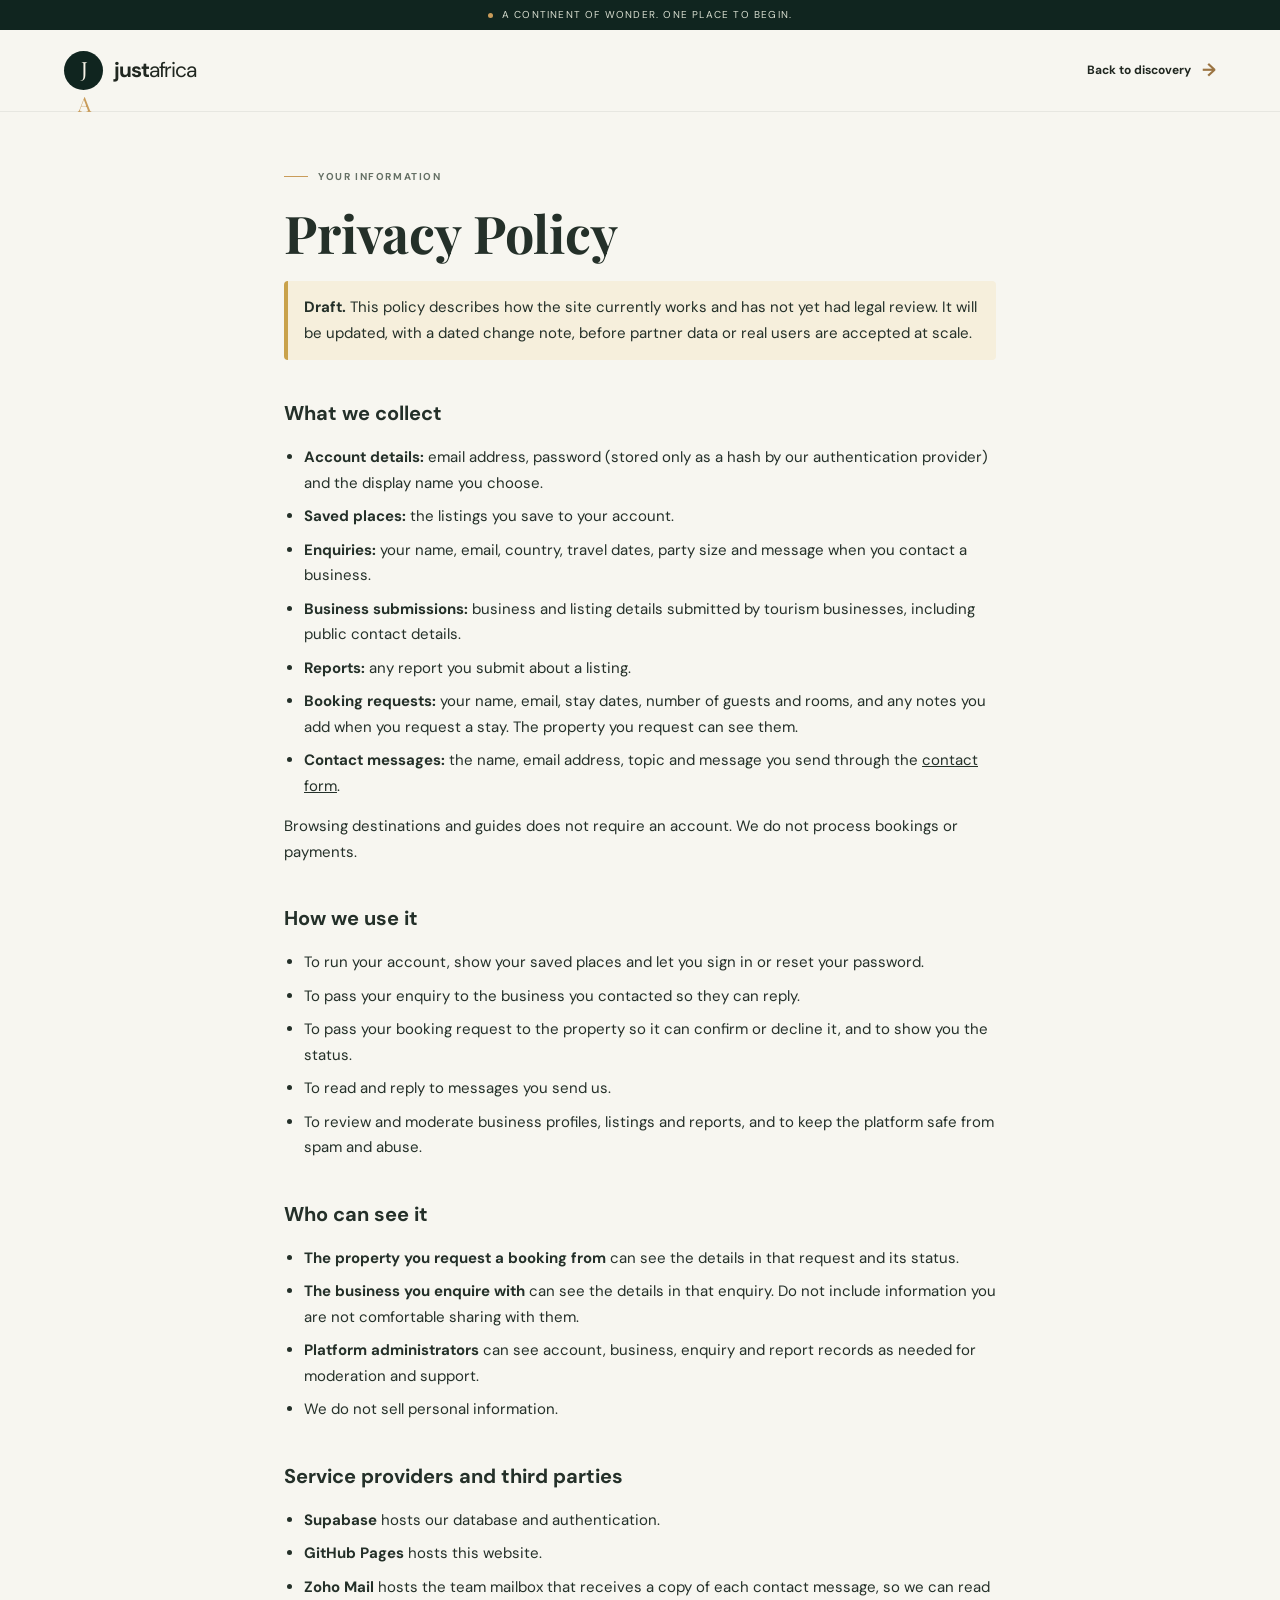
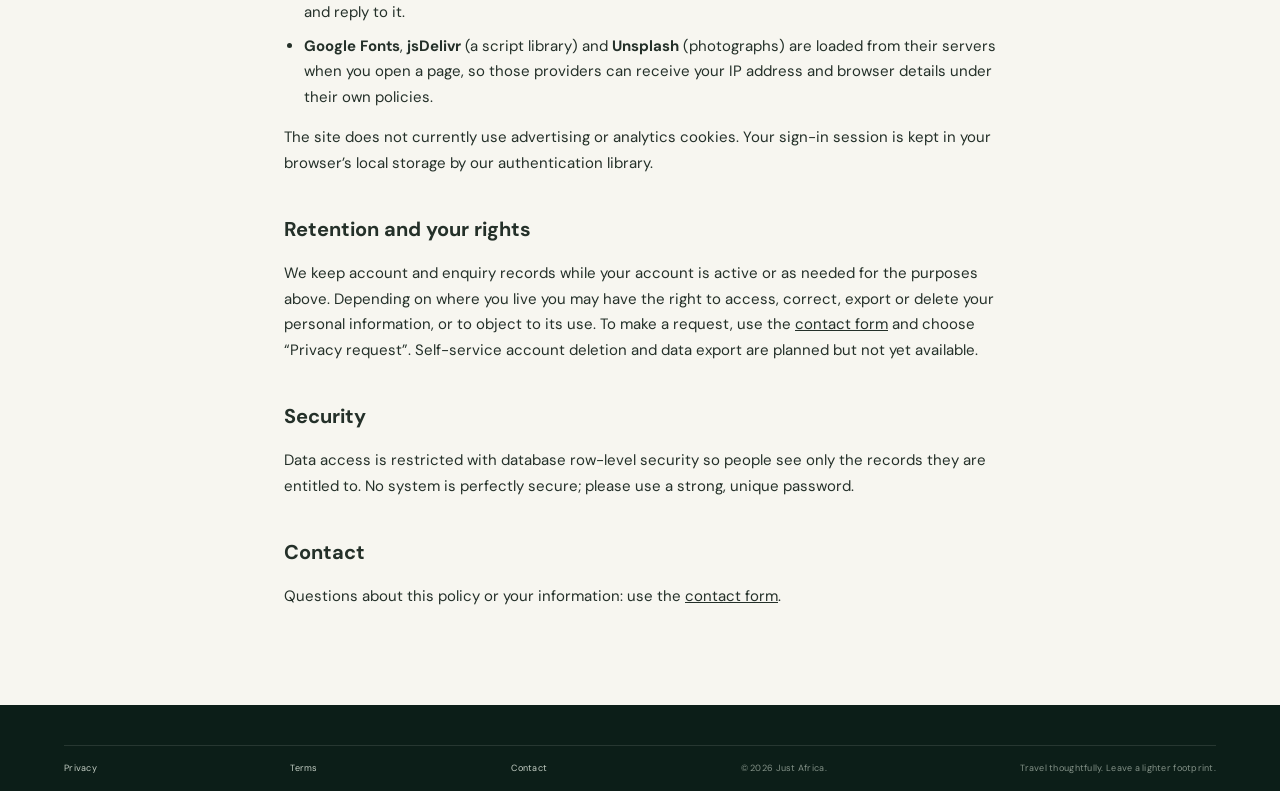
<file: privacy.html>
<!doctype html>
<html lang="en">
<head>
  <meta charset="utf-8"><meta name="viewport" content="width=device-width, initial-scale=1"><meta name="theme-color" content="#10251f">
  <meta name="description" content="How Just Africa collects, uses and protects personal information.">
  <title>Privacy Policy — Just Africa</title>
  <link rel="preconnect" href="https://fonts.googleapis.com"><link rel="preconnect" href="https://fonts.gstatic.com" crossorigin>
  <link href="https://fonts.googleapis.com/css2?family=DM+Sans:wght@400;500;600;700&family=Playfair+Display:wght@500;600;700&display=swap" rel="stylesheet">
  <link rel="stylesheet" href="assets/css/styles.css">
  <link rel="icon" href="assets/images/favicon.svg" type="image/svg+xml">
  <link rel="canonical" href="https://jablo-cmd.github.io/Just-Africa/privacy.html">
</head>
<body>
  <div class="announcement"><span class="announcement-dot"></span> A continent of wonder. One place to begin.</div>
  <header class="site-header"><a class="brand" href="index.html" aria-label="Just Africa home"><span class="brand-mark">J<span>A</span></span><span class="brand-name">just<span>africa</span></span></a><a class="text-link" href="index.html">Back to discovery <span>→</span></a></header>
  <main class="legal-page">
    <p class="eyebrow"><span class="eyebrow-line"></span> Your information</p>
    <h1>Privacy Policy</h1>
    <p class="legal-draft" role="note"><strong>Draft.</strong> This policy describes how the site currently works and has not yet had legal review. It will be updated, with a dated change note, before partner data or real users are accepted at scale.</p>

    <h2>What we collect</h2>
    <ul>
      <li><strong>Account details:</strong> email address, password (stored only as a hash by our authentication provider) and the display name you choose.</li>
      <li><strong>Saved places:</strong> the listings you save to your account.</li>
      <li><strong>Enquiries:</strong> your name, email, country, travel dates, party size and message when you contact a business.</li>
      <li><strong>Business submissions:</strong> business and listing details submitted by tourism businesses, including public contact details.</li>
      <li><strong>Reports:</strong> any report you submit about a listing.</li>
      <li><strong>Booking requests:</strong> your name, email, stay dates, number of guests and rooms, and any notes you add when you request a stay. The property you request can see them.</li>
      <li><strong>Contact messages:</strong> the name, email address, topic and message you send through the <a href="contact.html">contact form</a>.</li>
    </ul>
    <p>Browsing destinations and guides does not require an account. We do not process bookings or payments.</p>

    <h2>How we use it</h2>
    <ul>
      <li>To run your account, show your saved places and let you sign in or reset your password.</li>
      <li>To pass your enquiry to the business you contacted so they can reply.</li>
      <li>To pass your booking request to the property so it can confirm or decline it, and to show you the status.</li>
      <li>To read and reply to messages you send us.</li>
      <li>To review and moderate business profiles, listings and reports, and to keep the platform safe from spam and abuse.</li>
    </ul>

    <h2>Who can see it</h2>
    <ul>
      <li><strong>The property you request a booking from</strong> can see the details in that request and its status.</li>
      <li><strong>The business you enquire with</strong> can see the details in that enquiry. Do not include information you are not comfortable sharing with them.</li>
      <li><strong>Platform administrators</strong> can see account, business, enquiry and report records as needed for moderation and support.</li>
      <li>We do not sell personal information.</li>
    </ul>

    <h2>Service providers and third parties</h2>
    <ul>
      <li><strong>Supabase</strong> hosts our database and authentication.</li>
      <li><strong>GitHub Pages</strong> hosts this website.</li>
      <li><strong>Zoho Mail</strong> hosts the team mailbox that receives a copy of each contact message, so we can read and reply to it.</li>
      <li><strong>Google Fonts</strong>, <strong>jsDelivr</strong> (a script library) and <strong>Unsplash</strong> (photographs) are loaded from their servers when you open a page, so those providers can receive your IP address and browser details under their own policies.</li>
    </ul>
    <p>The site does not currently use advertising or analytics cookies. Your sign-in session is kept in your browser’s local storage by our authentication library.</p>

    <h2>Retention and your rights</h2>
    <p>We keep account and enquiry records while your account is active or as needed for the purposes above. Depending on where you live you may have the right to access, correct, export or delete your personal information, or to object to its use. To make a request, use the <a href="contact.html">contact form</a> and choose “Privacy request”. Self-service account deletion and data export are planned but not yet available.</p>

    <h2>Security</h2>
    <p>Data access is restricted with database row-level security so people see only the records they are entitled to. No system is perfectly secure; please use a strong, unique password.</p>

    <h2>Contact</h2>
    <p>Questions about this policy or your information: use the <a href="contact.html">contact form</a>.</p>
  </main>
  <footer class="site-footer"><div class="footer-bottom footer-legal"><a href="privacy.html">Privacy</a><a href="terms.html">Terms</a><a href="contact.html">Contact</a><span>© <span data-year></span> Just Africa.</span><span>Travel thoughtfully. Leave a lighter footprint.</span></div></footer>
  <script src="assets/js/main.js" defer></script>
</body>
</html>
</file>
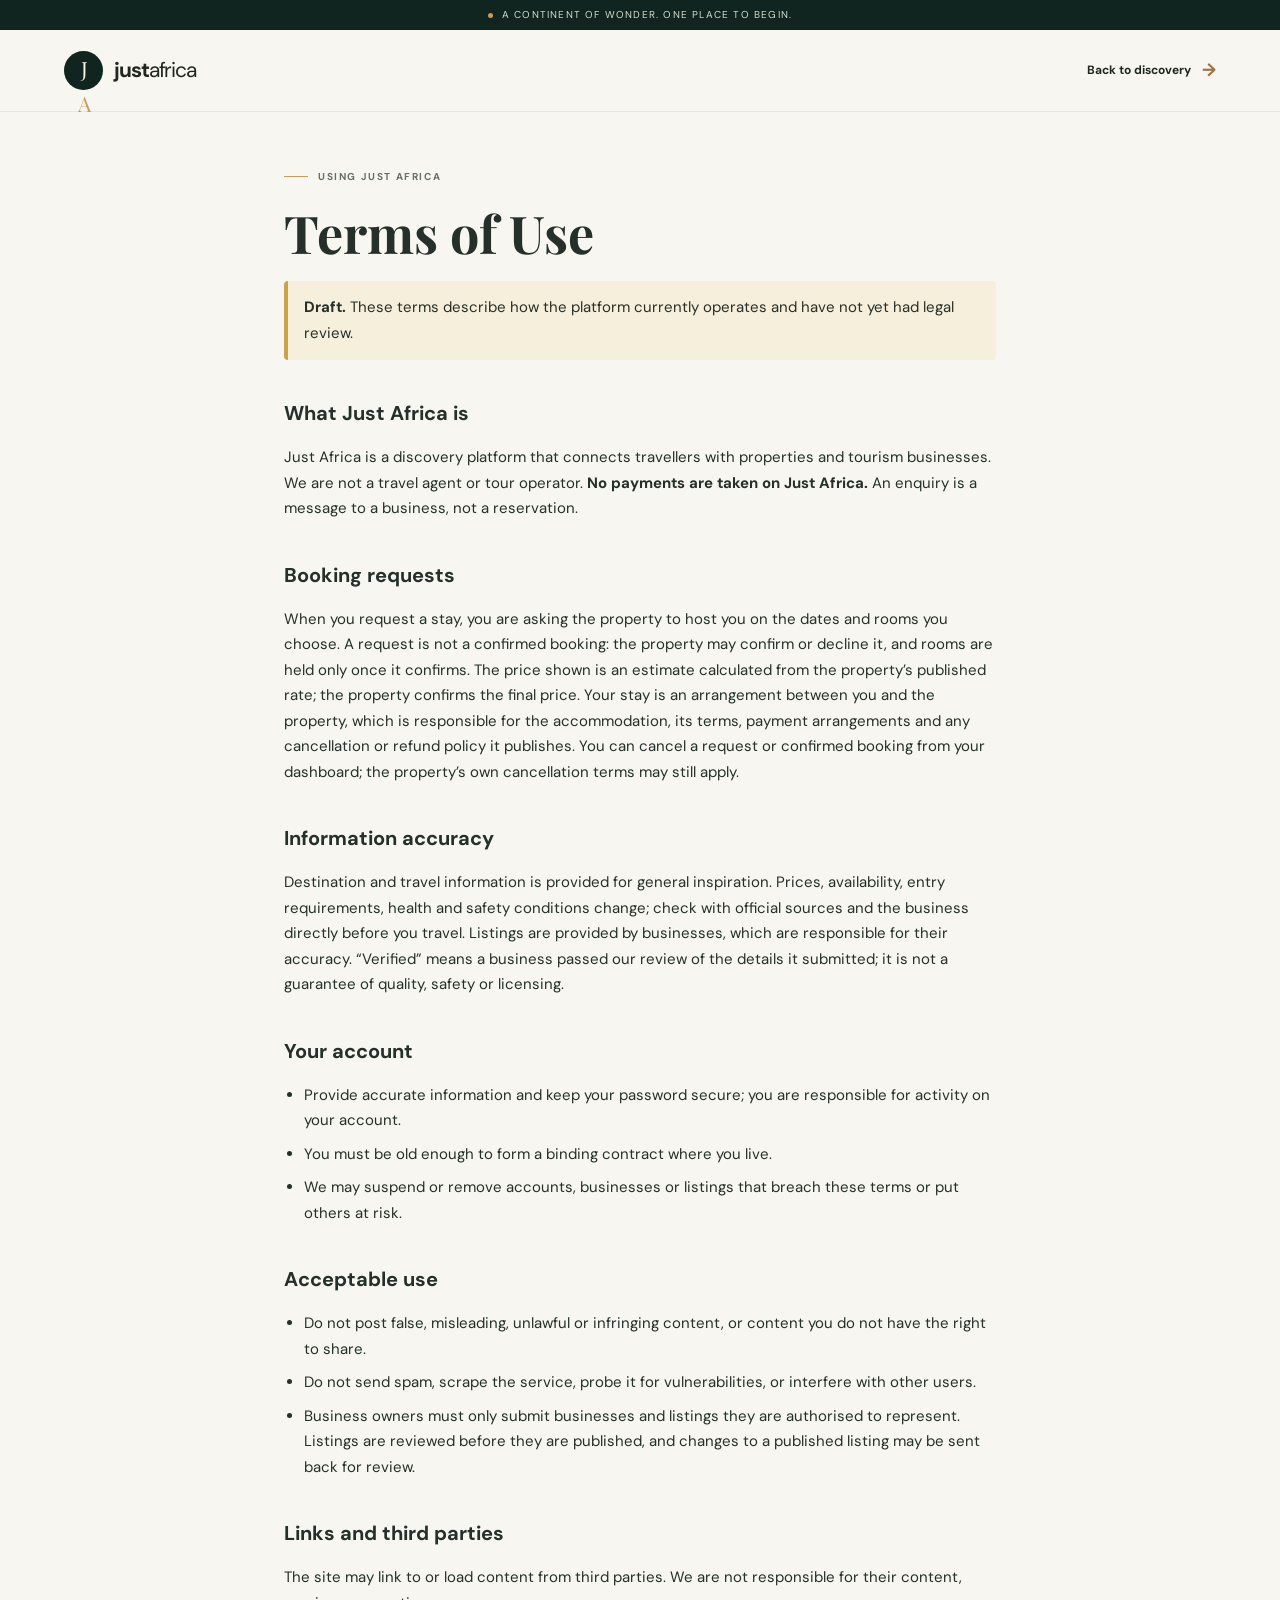
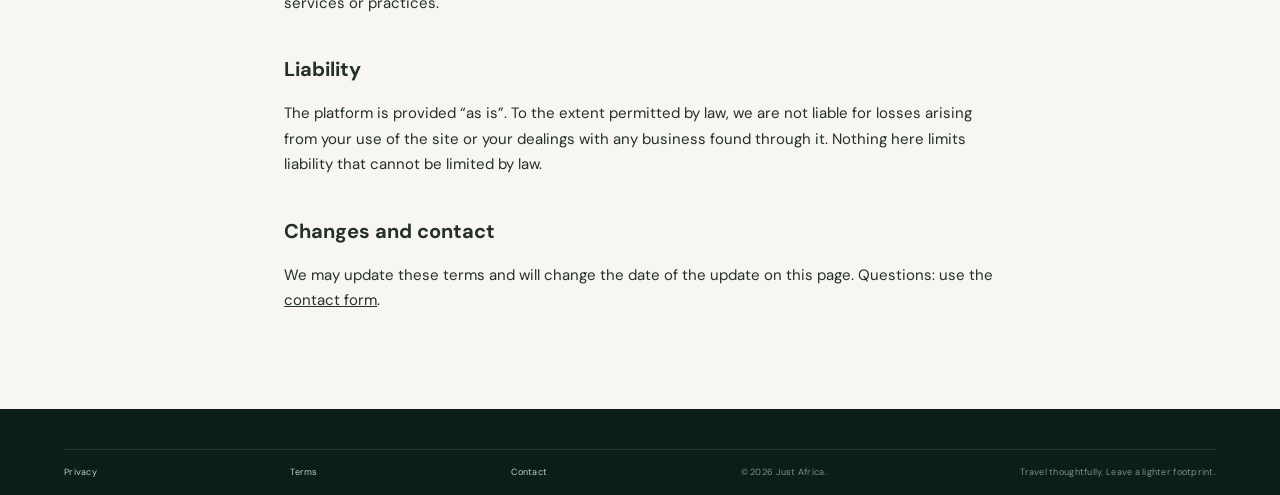
<file: terms.html>
<!doctype html>
<html lang="en">
<head>
  <meta charset="utf-8"><meta name="viewport" content="width=device-width, initial-scale=1"><meta name="theme-color" content="#10251f">
  <meta name="description" content="The terms for using the Just Africa discovery platform.">
  <title>Terms of Use — Just Africa</title>
  <link rel="preconnect" href="https://fonts.googleapis.com"><link rel="preconnect" href="https://fonts.gstatic.com" crossorigin>
  <link href="https://fonts.googleapis.com/css2?family=DM+Sans:wght@400;500;600;700&family=Playfair+Display:wght@500;600;700&display=swap" rel="stylesheet">
  <link rel="stylesheet" href="assets/css/styles.css">
  <link rel="icon" href="assets/images/favicon.svg" type="image/svg+xml">
  <link rel="canonical" href="https://jablo-cmd.github.io/Just-Africa/terms.html">
</head>
<body>
  <div class="announcement"><span class="announcement-dot"></span> A continent of wonder. One place to begin.</div>
  <header class="site-header"><a class="brand" href="index.html" aria-label="Just Africa home"><span class="brand-mark">J<span>A</span></span><span class="brand-name">just<span>africa</span></span></a><a class="text-link" href="index.html">Back to discovery <span>→</span></a></header>
  <main class="legal-page">
    <p class="eyebrow"><span class="eyebrow-line"></span> Using Just Africa</p>
    <h1>Terms of Use</h1>
    <p class="legal-draft" role="note"><strong>Draft.</strong> These terms describe how the platform currently operates and have not yet had legal review.</p>

    <h2>What Just Africa is</h2>
    <p>Just Africa is a discovery platform that connects travellers with properties and tourism businesses. We are not a travel agent or tour operator. <strong>No payments are taken on Just Africa.</strong> An enquiry is a message to a business, not a reservation.</p>

    <h2>Booking requests</h2>
    <p>When you request a stay, you are asking the property to host you on the dates and rooms you choose. A request is not a confirmed booking: the property may confirm or decline it, and rooms are held only once it confirms. The price shown is an estimate calculated from the property’s published rate; the property confirms the final price. Your stay is an arrangement between you and the property, which is responsible for the accommodation, its terms, payment arrangements and any cancellation or refund policy it publishes. You can cancel a request or confirmed booking from your dashboard; the property’s own cancellation terms may still apply.</p>

    <h2>Information accuracy</h2>
    <p>Destination and travel information is provided for general inspiration. Prices, availability, entry requirements, health and safety conditions change; check with official sources and the business directly before you travel. Listings are provided by businesses, which are responsible for their accuracy. “Verified” means a business passed our review of the details it submitted; it is not a guarantee of quality, safety or licensing.</p>

    <h2>Your account</h2>
    <ul>
      <li>Provide accurate information and keep your password secure; you are responsible for activity on your account.</li>
      <li>You must be old enough to form a binding contract where you live.</li>
      <li>We may suspend or remove accounts, businesses or listings that breach these terms or put others at risk.</li>
    </ul>

    <h2>Acceptable use</h2>
    <ul>
      <li>Do not post false, misleading, unlawful or infringing content, or content you do not have the right to share.</li>
      <li>Do not send spam, scrape the service, probe it for vulnerabilities, or interfere with other users.</li>
      <li>Business owners must only submit businesses and listings they are authorised to represent. Listings are reviewed before they are published, and changes to a published listing may be sent back for review.</li>
    </ul>

    <h2>Links and third parties</h2>
    <p>The site may link to or load content from third parties. We are not responsible for their content, services or practices.</p>

    <h2>Liability</h2>
    <p>The platform is provided “as is”. To the extent permitted by law, we are not liable for losses arising from your use of the site or your dealings with any business found through it. Nothing here limits liability that cannot be limited by law.</p>

    <h2>Changes and contact</h2>
    <p>We may update these terms and will change the date of the update on this page. Questions: use the <a href="contact.html">contact form</a>.</p>
  </main>
  <footer class="site-footer"><div class="footer-bottom footer-legal"><a href="privacy.html">Privacy</a><a href="terms.html">Terms</a><a href="contact.html">Contact</a><span>© <span data-year></span> Just Africa.</span><span>Travel thoughtfully. Leave a lighter footprint.</span></div></footer>
  <script src="assets/js/main.js" defer></script>
</body>
</html>
</file>
<file: assets/css/styles.css>
:root{--forest:#10251f;--forest-2:#19372d;--ink:#202720;--muted:#68716a;--paper:#f7f6f0;--white:#fff;--sand:#e8dfcb;--gold:#c99c5a;--line:#e2e1d8;--serif:"Playfair Display",Georgia,serif;--sans:"DM Sans",Arial,sans-serif;--page:1240px}*{box-sizing:border-box}html{scroll-behavior:smooth;scroll-padding-top:90px}body{margin:0;background:var(--paper);color:var(--ink);font-family:var(--sans);font-size:15px;line-height:1.65;-webkit-font-smoothing:antialiased}img{display:block;max-width:100%;width:100%;object-fit:cover}a{color:inherit;text-decoration:none}button,input{font:inherit}button,a{-webkit-tap-highlight-color:transparent}button:focus-visible,a:focus-visible,input:focus-visible{outline:3px solid #c99c5a;outline-offset:3px}.sr-only{position:absolute;width:1px;height:1px;padding:0;margin:-1px;overflow:hidden;clip:rect(0,0,0,0);white-space:nowrap;border:0}.announcement{min-height:30px;display:flex;justify-content:center;align-items:center;gap:9px;background:var(--forest);color:#d7ddcf;font-size:10px;letter-spacing:.12em;text-transform:uppercase;padding:6px 16px}.announcement-dot{width:5px;height:5px;border-radius:50%;background:var(--gold)}.site-header{height:82px;padding:0 max(5vw,24px);display:flex;align-items:center;justify-content:space-between;gap:30px;background:var(--paper);position:relative;z-index:10;border-bottom:1px solid rgba(16,37,31,.07)}.brand{display:inline-flex;align-items:center;gap:11px;flex-shrink:0}.brand-mark{width:39px;height:39px;display:grid;place-items:center;background:var(--forest);color:#f7f3e7;font-family:var(--serif);font-size:21px;letter-spacing:-.12em;border-radius:50%}.brand-mark span{color:var(--gold)}.brand-name{font-size:21px;font-weight:700;letter-spacing:-1.1px;line-height:1}.brand-name span{font-weight:400}.primary-nav{display:flex;align-items:center;gap:clamp(18px,2.6vw,38px);height:100%}.primary-nav>a{font-size:12px;color:#535d55;transition:color .2s}.primary-nav>a:hover,.primary-nav>a.active{color:var(--forest)}.primary-nav>a.active{font-weight:700}.primary-nav .nav-partner{background:var(--forest);color:#fff;padding:12px 16px;border-radius:2px}.nav-partner span{color:var(--gold);padding-left:8px}.menu-toggle{display:none;background:none;border:0;padding:10px}.hero{max-width:var(--page);margin:0 auto;padding:48px 5vw 52px;display:grid;grid-template-columns:.88fr 1.12fr;gap:clamp(35px,7vw,95px);align-items:center;min-height:565px}.hero-copy{padding:18px 0 12px}.eyebrow{display:flex;align-items:center;gap:10px;margin:0 0 19px;color:#657065;font-size:10px;font-weight:700;letter-spacing:.16em;text-transform:uppercase}.eyebrow-line{width:24px;height:1px;background:var(--gold);display:inline-block}.hero h1,.page-hero h1{font-family:var(--serif);font-weight:500;font-size:clamp(58px,7.2vw,98px);line-height:.99;letter-spacing:-.065em;margin:0;color:var(--forest)}h1 em,h2 em{font-weight:500;color:#9b7442} .hero-intro{max-width:420px;color:#626b63;font-size:15px;line-height:1.9;margin:27px 0 26px}.hero-actions{display:flex;align-items:center;gap:27px;flex-wrap:wrap}.button{display:inline-flex;align-items:center;justify-content:center;gap:22px;min-height:49px;padding:0 19px;font-size:12px;font-weight:700;transition:transform .2s,background .2s}.button:hover{transform:translateY(-2px)}.button-dark{background:var(--forest);color:white}.button-dark span,.button-light span{color:var(--gold);font-size:17px}.text-link{display:inline-flex;align-items:center;gap:11px;font-size:12px;font-weight:700}.text-link span{font-size:18px;color:#9b7442;transition:transform .2s}.text-link:hover span{transform:translateX(4px)}.hero-footnote{display:flex;align-items:center;gap:11px;margin-top:51px;color:#7b8178;font-size:10px;letter-spacing:.04em}.footnote-icon{color:#a67e45;font-size:18px}.hero-visual{height:455px;position:relative;isolation:isolate}.hero-image{height:100%;object-position:center;border-radius:2px}.hero-image-shade{position:absolute;inset:0;background:linear-gradient(0deg,rgba(8,24,18,.67),transparent 45%)}.image-caption{position:absolute;left:28px;bottom:27px;color:white;display:flex;flex-direction:column}.caption-kicker{font-size:9px;letter-spacing:.2em;color:#e7c68f;margin-bottom:8px}.image-caption strong{font-family:var(--serif);font-size:28px;font-weight:500;line-height:1.2}.caption-sub{font-size:11px;color:#e1e6df;margin-top:6px}.floating-note{position:absolute;top:27px;left:-35px;background:#fffdf6;box-shadow:0 10px 40px #18271b18;display:flex;align-items:center;gap:12px;padding:14px 18px}.floating-icon{color:#a67e45;font-size:23px}.floating-note strong,.floating-note small{display:block}.floating-note strong{font-size:11px}.floating-note small{font-size:10px;color:#7c847c;margin-top:2px}.hero-index{position:absolute;right:0;top:-25px;font-size:10px;letter-spacing:.15em;color:#8b9188}.hero-index span{color:#c0b6a3;padding:0 6px}.search-strip{max-width:var(--page);margin:0 auto;padding:0 5vw 38px;display:flex;justify-content:space-between;align-items:center;gap:24px}.search-intro{display:flex;align-items:center;gap:13px}.search-spark{font-size:23px;color:#a67e45}.search-intro strong,.search-intro small{display:block}.search-intro strong{font-family:var(--serif);font-size:17px;font-weight:600}.search-intro small{font-size:11px;color:#81877f;margin-top:2px}.destination-search{display:flex;align-items:center;gap:10px;width:min(490px,55%);background:#fff;border:1px solid #e7e5dc;padding:5px 5px 5px 15px}.destination-search>span{font-size:24px;color:#9b7442}.destination-search input{min-width:0;flex:1;border:0;outline:0;background:transparent;font-size:12px;color:var(--ink)}.destination-search button{border:0;background:var(--sand);padding:11px 14px;color:var(--forest);font-size:11px;font-weight:700;cursor:pointer}.destination-search button span{padding-left:9px;color:#9b7442}.section{max-width:var(--page);margin:0 auto;padding:65px 5vw 75px}.section-heading{display:flex;align-items:flex-end;justify-content:space-between;gap:24px;margin-bottom:29px}.section-heading .eyebrow{margin-bottom:12px}.section h2,.experience-copy h2,.partner-banner h2,.partner-contact h2{font-family:var(--serif);font-weight:500;letter-spacing:-.045em;font-size:clamp(36px,4.2vw,55px);line-height:1.08;margin:0;color:var(--forest)}.section-heading>.text-link{margin-bottom:8px}.destination-grid{display:grid;grid-template-columns:1.2fr 1fr 1fr;grid-template-rows:240px 240px;gap:14px}.destination-card{position:relative;overflow:hidden;min-height:200px;color:#fff;isolation:isolate}.destination-card-large{grid-row:span 2}.destination-card img{height:100%;position:absolute;inset:0;transition:transform .6s}.destination-card:hover img,.journal-card:hover img,.directory-card:hover>img,.guide-card:hover>img{transform:scale(1.04)}.card-overlay{position:absolute;inset:0;background:linear-gradient(0deg,rgba(8,25,18,.76),rgba(8,25,18,.02) 68%)}.card-number{position:absolute;top:19px;left:19px;font-size:8px;letter-spacing:.16em;color:#f2dfba}.destination-card-copy{position:absolute;left:20px;bottom:21px;display:flex;flex-direction:column;gap:3px}.destination-card-copy strong{font-family:var(--serif);font-size:27px;font-weight:500;line-height:1.2}.destination-card-copy small{font-size:10px;color:#e6e9e1}.card-arrow{position:absolute;right:18px;bottom:21px;width:30px;height:30px;display:grid;place-items:center;border:1px solid #ffffff80;border-radius:50%;font-size:14px;transition:background .2s}.destination-card:hover .card-arrow{background:#fff;color:var(--forest)}.section-note{font-size:11px;color:#858a82;margin:18px 0 0}.experience-band{background:var(--forest);display:grid;grid-template-columns:1fr 1fr;min-height:535px;color:white}.experience-image{position:relative;min-height:440px}.experience-image img{height:100%;position:absolute;inset:0}.experience-stamp{position:absolute;bottom:28px;left:28px;width:98px;height:98px;border:1px solid #e4c18b;border-radius:50%;display:grid;place-content:center;text-align:center;color:#f2d5a0;font-size:10px;letter-spacing:.15em;line-height:1.45;transform:rotate(-10deg)}.experience-copy{padding:70px clamp(32px,7vw,95px);align-self:center}.eyebrow-light{color:#c5cfc4}.experience-copy h2,.partner-banner h2,.partner-contact h2{color:white;font-size:clamp(40px,4.4vw,59px)}.experience-copy h2 em,.partner-banner h2 em,.partner-contact h2 em{color:#d5b27b}.experience-copy>p:not(.eyebrow),.partner-banner>div>p:not(.eyebrow),.partner-contact>div>p:not(.eyebrow){max-width:445px;color:#c3cec4;font-size:12px;line-height:1.95;margin:21px 0 27px}.experience-links{border-top:1px solid #ffffff26}.experience-links>a{display:flex;align-items:center;gap:14px;border-bottom:1px solid #ffffff26;padding:14px 0}.experience-symbol{width:34px;height:34px;border:1px solid #6e8273;color:#d4b37d;display:grid;place-items:center;font-size:18px}.experience-links strong,.experience-links small{display:block}.experience-links strong{font-size:12px;font-weight:600}.experience-links small{font-size:10px;color:#aebbb0}.link-arrow{margin-left:auto;color:#d4b37d;font-size:17px}.journal-section{padding-top:78px;padding-bottom:85px}.journal-grid{display:grid;grid-template-columns:repeat(3,1fr);gap:22px}.journal-card{display:block}.journal-image{height:210px;position:relative;overflow:hidden}.journal-image img{height:100%;transition:transform .6s}.journal-category{position:absolute;left:13px;bottom:13px;background:var(--paper);padding:7px 9px;font-size:8px;letter-spacing:.13em;color:var(--forest);font-weight:700}.journal-meta{font-size:9px;letter-spacing:.13em;color:#9b7442;margin:17px 0 7px;font-weight:700}.journal-card h3,.guide-feature h3{font-family:var(--serif);font-size:22px;line-height:1.32;letter-spacing:-.025em;font-weight:500;margin:0;max-width:340px}.journal-read{display:inline-flex;align-items:center;gap:10px;font-size:10px;font-weight:700;margin-top:15px}.journal-read span{font-size:16px;color:#9b7442}.partner-banner{background:#294337;padding:56px max(7vw,24px);display:flex;align-items:center;justify-content:space-between;gap:35px}.partner-banner .eyebrow{margin-bottom:14px}.partner-banner h2{font-size:clamp(38px,4vw,52px)}.partner-banner>div>p:not(.eyebrow){margin-bottom:0}.button-light{background:#f4eee0;color:var(--forest);flex-shrink:0}.site-footer{background:#0c1e18;color:white;padding:40px max(5vw,24px) 0}.footer-main{max-width:var(--page);margin:auto;display:flex;align-items:center;gap:45px;padding-bottom:34px}.brand-footer .brand-mark{background:#f1eadb;color:var(--forest)}.footer-main>p{font-size:11px;color:#aab7ac;line-height:1.8;margin:0}.footer-links{display:flex;gap:23px;margin-left:auto}.footer-links a{font-size:10px;color:#c4cec4}.footer-links a:hover{color:#e5c18a}.footer-bottom{max-width:var(--page);margin:auto;border-top:1px solid #ffffff1c;display:flex;justify-content:space-between;gap:15px;padding:15px 0;color:#839187;font-size:9px;letter-spacing:.03em}.page-hero{max-width:var(--page);margin:0 auto;padding:66px 5vw 20px}.page-hero h1{font-size:clamp(54px,7vw,82px)}.page-hero>p:not(.eyebrow){max-width:610px;color:#667168;line-height:1.9;font-size:14px;margin:19px 0 29px}.page-hero-image{height:310px;position:relative;overflow:hidden}.page-hero-image img{height:100%}.page-hero-image:after{content:"";position:absolute;inset:0;background:linear-gradient(0deg,rgba(8,24,18,.52),transparent 60%)}.page-hero-image>span{position:absolute;z-index:1;bottom:22px;left:25px;color:white;font-size:9px;letter-spacing:.17em}.directory-section{padding-top:50px}.directory-toolbar{display:flex;align-items:flex-end;justify-content:space-between;gap:24px}.directory-toolbar h2,.country-guide-list h2{font-family:var(--serif);font-size:clamp(34px,4vw,49px);font-weight:500;letter-spacing:-.04em;line-height:1.1;margin:0;color:var(--forest)}.directory-toolbar .eyebrow{margin-bottom:12px}.directory-search{display:flex;align-items:center;gap:10px;border-bottom:1px solid #bfc2b8;padding:8px 0;width:min(380px,45%)}.directory-search>span:first-child{font-size:23px;color:#9b7442}.directory-search input{border:0;outline:0;background:transparent;width:100%;font-size:11px}.filter-row{display:flex;gap:8px;flex-wrap:wrap;margin:28px 0 24px}.filter-chip{border:1px solid #dcdcd2;background:transparent;padding:9px 14px;font-size:10px;color:#606b61;cursor:pointer;border-radius:2px}.filter-chip:hover,.filter-chip.is-active{background:var(--forest);color:white;border-color:var(--forest)}.directory-grid{display:grid;grid-template-columns:repeat(3,1fr);gap:20px}.directory-card{background:#fff;min-width:0;overflow:hidden}.directory-card>img{height:205px;transition:transform .6s}.directory-card-body{padding:20px}.country-region{font-size:8px;font-weight:700;letter-spacing:.15em;color:#9b7442}.directory-card h3{font-family:var(--serif);font-weight:500;font-size:27px;line-height:1.2;margin:7px 0}.directory-card p,.guide-card p{font-size:11px;color:#737b73;line-height:1.8;margin:0 0 14px}.tag-row{display:flex;gap:6px;flex-wrap:wrap;margin-bottom:17px}.tag-row span{font-size:9px;padding:4px 8px;background:#f1f0e8;color:#606b61}.card-read{display:flex;align-items:center;justify-content:space-between;border-top:1px solid #e8e7df;padding-top:13px;font-size:10px;font-weight:700}.card-read span{color:#9b7442;font-size:17px}.empty-state{padding:28px;text-align:center;background:#fff;color:#657065;font-size:12px}.page-hero-journal{padding-bottom:12px}.guides-section{padding-top:48px}.heading-aside{max-width:360px;color:#788078;font-size:11px;line-height:1.8;margin:0}.guides-grid{display:grid;grid-template-columns:1.2fr 1fr 1fr;gap:22px}.guide-feature{grid-row:span 2;background:#fff}.guide-feature>img{height:275px}.guide-feature-copy{padding:24px}.guide-feature-copy .journal-category{position:static;display:inline-block;background:#f1ecdf}.guide-feature-copy .journal-meta{margin-top:14px}.guide-feature h3{font-size:27px}.guide-feature-copy>p:not(.journal-meta){font-size:11px;line-height:1.9;color:#727b72}.guide-feature-copy .text-link{margin-top:10px}.guide-card{background:#fff;align-self:start}.guide-card>img{height:180px;transition:transform .6s}.guide-card>div{padding:18px}.guide-card h3{font-family:var(--serif);font-size:21px;font-weight:500;line-height:1.3;margin:8px 0}.guide-card .card-read{margin-top:15px}.guide-note{display:flex;align-items:flex-start;gap:17px;background:#eeece1;padding:22px 25px;margin-top:38px}.guide-note-icon{color:#a67e45;font-size:23px}.guide-note strong{font-family:var(--serif);font-size:17px;font-weight:600}.guide-note p{font-size:11px;color:#727b72;line-height:1.8;margin:5px 0 0}.country-guide-list{display:grid;grid-template-columns:.8fr 1.2fr;gap:45px;margin-top:72px}.country-guide-list .eyebrow{margin-bottom:13px}.country-guide-links{border-top:1px solid var(--line)}.country-guide-links a{display:grid;grid-template-columns:28px 1fr auto 20px;gap:12px;align-items:center;border-bottom:1px solid var(--line);padding:13px 0}.country-guide-links a>span{font-size:9px;color:#a67e45}.country-guide-links strong{font-family:var(--serif);font-weight:500;font-size:16px}.country-guide-links small{font-size:9px;color:#7b837a}.country-guide-links b{font-size:15px;font-weight:400;color:#9b7442}.partner-page-hero>p:not(.eyebrow){max-width:680px}.partner-options{padding-top:45px}.partner-type-grid{display:grid;grid-template-columns:repeat(4,1fr);gap:14px}.partner-type-grid article{background:#fff;padding:24px 20px;min-height:210px;border-top:2px solid #d4b37d}.partner-type-icon{font-size:24px;color:#9b7442}.partner-type-grid h3{font-family:var(--serif);font-weight:500;font-size:21px;margin:14px 0 7px}.partner-type-grid p{font-size:11px;color:#747d74;line-height:1.8;margin:0}.partner-contact{background:var(--forest);color:white;padding:65px max(7vw,24px);display:grid;grid-template-columns:1fr .7fr;gap:80px;align-items:center}.partner-contact .eyebrow{margin-bottom:15px}.partner-contact-aside{border-left:1px solid #728477;padding-left:30px}.partner-aside-symbol{font-family:var(--serif);font-size:58px;color:#d5b27b;line-height:1}.partner-contact-aside p{font-family:var(--serif);font-size:20px;line-height:1.5;color:#e3e9df;margin:16px 0 22px}.partner-aside-line{display:block;width:45px;height:1px;background:#d5b27b}.partner-contact-aside small{display:block;color:#aab7ac;font-size:8px;letter-spacing:.14em;margin-top:14px}@media(min-width:1450px){.hero{padding-left:0;padding-right:0}.section{padding-left:0;padding-right:0}.search-strip{padding-left:0;padding-right:0}.page-hero{padding-left:0;padding-right:0}}@media(max-width:900px){.site-header{height:72px}.primary-nav{gap:17px}.primary-nav>a{font-size:11px}.hero{gap:35px;min-height:500px}.hero-visual{height:400px}.hero h1{font-size:clamp(57px,8vw,76px)}.floating-note{left:-18px}.destination-grid{grid-template-rows:210px 210px}.destination-card-copy strong{font-size:23px}.experience-copy{padding:48px 35px}.journal-image{height:175px}.directory-grid{grid-template-columns:repeat(2,1fr)}.partner-type-grid{grid-template-columns:repeat(2,1fr)}.guides-grid{grid-template-columns:1fr 1fr}.guide-feature{grid-row:span 2}.country-guide-list{gap:25px}.partner-contact{gap:40px}}@media(max-width:680px){.announcement{font-size:8px;letter-spacing:.09em}.site-header{padding:0 20px;height:68px}.brand-mark{width:35px;height:35px;font-size:19px}.brand-name{font-size:19px}.menu-toggle{display:flex;flex-direction:column;gap:5px;cursor:pointer}.menu-toggle span{width:22px;height:1px;background:var(--forest);display:block}.primary-nav{display:none;position:absolute;top:68px;left:0;right:0;height:auto;padding:12px 20px 22px;background:var(--paper);border-bottom:1px solid var(--line);box-shadow:0 18px 24px #10251f0b;align-items:stretch;gap:0;flex-direction:column}.primary-nav.is-open{display:flex}.primary-nav>a{padding:12px 0;font-size:13px}.primary-nav .nav-partner{margin-top:8px;padding:12px 14px}.hero{padding:37px 22px 38px;grid-template-columns:1fr;gap:31px}.hero-copy{padding:0}.hero h1{font-size:clamp(64px,16vw,88px)}.hero-intro{font-size:13px;margin:20px 0 22px}.hero-footnote{margin-top:29px}.hero-visual{height:340px;margin-left:14px}.floating-note{left:-14px;top:18px;padding:11px 13px}.image-caption{left:20px;bottom:20px}.image-caption strong{font-size:24px}.search-strip{padding:0 22px 25px;display:block}.search-intro{margin-bottom:15px}.destination-search{width:100%}.section{padding:47px 22px 55px}.section-heading{align-items:flex-start;gap:15px}.section-heading h2{font-size:38px}.section-heading>.text-link{font-size:10px;white-space:nowrap;margin-top:26px}.destination-grid{grid-template-columns:1fr 1fr;grid-template-rows:250px 190px 190px;gap:9px}.destination-card-large{grid-column:span 2;grid-row:auto}.destination-card-copy{left:13px;bottom:15px}.destination-card-copy strong{font-size:23px}.destination-card-copy small{font-size:9px}.card-number{left:13px;top:13px;font-size:7px}.card-arrow{right:11px;bottom:14px;width:26px;height:26px}.section-note{line-height:1.8}.experience-band{grid-template-columns:1fr}.experience-image{min-height:300px}.experience-copy{padding:42px 23px 48px}.experience-copy h2,.partner-banner h2,.partner-contact h2{font-size:43px}.journal-section{padding-top:50px;padding-bottom:58px}.journal-grid{grid-template-columns:1fr;gap:28px}.journal-image{height:225px}.journal-card h3{font-size:24px}.partner-banner{padding:42px 23px;display:block}.partner-banner .button{margin-top:22px}.footer-main{display:grid;grid-template-columns:1fr 1fr;gap:19px;padding-bottom:24px}.footer-main>p{font-size:10px}.footer-links{grid-column:1/-1;display:flex;flex-wrap:wrap;gap:18px;margin:0}.footer-bottom{flex-direction:column;gap:4px;font-size:8px}.page-hero{padding:43px 22px 10px}.page-hero h1{font-size:clamp(54px,14vw,72px)}.page-hero>p:not(.eyebrow){font-size:12px;margin:16px 0 23px}.page-hero-image{height:235px}.page-hero-image>span{left:15px;bottom:15px;font-size:7px}.directory-section{padding-top:36px}.directory-toolbar{display:block}.directory-toolbar h2{font-size:38px}.directory-search{width:100%;margin-top:20px}.filter-row{gap:6px;margin:20px 0}.filter-chip{padding:8px 10px;font-size:9px}.directory-grid{grid-template-columns:1fr;gap:14px}.directory-card>img{height:220px}.directory-card-body{padding:18px}.heading-aside{margin-top:13px}.guides-section{padding-top:37px}.guides-grid{grid-template-columns:1fr;gap:17px}.guide-feature{grid-row:auto}.guide-feature>img{height:230px}.guide-feature-copy{padding:20px}.guide-feature h3{font-size:25px}.guide-card>img{height:215px}.guide-note{padding:18px;gap:12px}.country-guide-list{grid-template-columns:1fr;gap:20px;margin-top:49px}.country-guide-links a{grid-template-columns:22px 1fr 20px;gap:9px}.country-guide-links small{display:none}.partner-type-grid{grid-template-columns:1fr 1fr;gap:9px}.partner-type-grid article{padding:18px 14px;min-height:190px}.partner-type-grid h3{font-size:18px}.partner-type-grid p{font-size:10px}.partner-contact{grid-template-columns:1fr;padding:46px 23px;gap:34px}.partner-contact-aside{padding-left:20px}.partner-contact-aside p{font-size:18px}}@media(prefers-reduced-motion:reduce){*,*::before,*::after{scroll-behavior:auto!important;transition:none!important;animation:none!important}}
/* Account and portal */
.account-layout{max-width:1160px;margin:0 auto;padding:64px 5vw 78px;display:grid;grid-template-columns:1fr .85fr;gap:clamp(35px,7vw,90px);align-items:center;min-height:calc(100vh - 170px)}
.account-story{background:var(--forest);color:white;padding:clamp(35px,5vw,68px);min-height:480px;display:flex;flex-direction:column;justify-content:center;position:relative;overflow:hidden}
.account-story:after{content:"JA";position:absolute;right:-12px;bottom:-72px;font:700 190px/1 var(--serif);color:#ffffff09;pointer-events:none}
.eyebrow-light{color:#d0d9ce}.account-story h1{font:500 clamp(54px,6vw,78px)/.98 var(--serif);letter-spacing:-.06em;margin:0;color:#fff}.account-story h1 em{color:#d7b67e}.account-story>p:not(.eyebrow){max-width:400px;color:#d4ddd4;font-size:13px;line-height:1.9;margin:24px 0}.account-story-note{border-top:1px solid #52695c;padding-top:18px;margin-top:22px;font-size:10px;letter-spacing:.13em;text-transform:uppercase;color:#d7b67e}
.account-panel{background:#fff;padding:clamp(25px,4vw,45px);border:1px solid var(--line);box-shadow:0 22px 70px #10251f08}.account-panel h2{font:500 clamp(35px,4vw,46px)/1.1 var(--serif);color:var(--forest);margin:0}.account-muted{font-size:12px;color:#788077;line-height:1.8}.auth-switch{display:grid;grid-template-columns:1fr 1fr;gap:4px;background:#f1f0e9;padding:4px;margin:24px 0}.auth-switch button{border:0;background:transparent;padding:10px;color:#68716a;font-size:11px;cursor:pointer}.auth-switch button.is-active{background:#fff;color:var(--forest);box-shadow:0 1px 4px #10251f12;font-weight:700}
.portal-form{display:grid;gap:15px}.portal-form label{display:grid;gap:6px;font-size:11px;font-weight:700;color:#3b453d}.portal-form input,.portal-form select,.portal-form textarea{width:100%;min-width:0;border:1px solid #dedfd6;background:#fff;padding:12px 13px;border-radius:0;color:var(--ink);font:400 12px/1.5 var(--sans)}.portal-form input:focus,.portal-form select:focus,.portal-form textarea:focus{outline:2px solid #c99c5a;outline-offset:1px}.portal-submit{width:100%;margin-top:6px;border:0;cursor:pointer}.portal-submit:disabled,.small-action:disabled{opacity:.55;cursor:wait}.subtle-action{border:0;background:transparent;padding:8px 0;color:#69766b;text-decoration:underline;text-underline-offset:3px;font-size:11px;cursor:pointer}.portal-message{font-size:12px;line-height:1.7;margin:12px 0;color:#657065}.portal-message.error{color:#9e3e2f}.portal-message.success{color:#286849}.portal-legal{border-top:1px solid var(--line);padding-top:16px;margin-top:18px;color:#92988e;font-size:9px;line-height:1.8}
.dashboard-nav{display:flex;align-items:center;gap:22px}.dashboard-nav .subtle-action{text-decoration:none}.dashboard-layout{max-width:1240px;margin:0 auto;padding:56px 5vw 80px;min-height:calc(100vh - 160px)}.dashboard-heading h1{font:500 clamp(42px,5vw,62px)/1.05 var(--serif);letter-spacing:-.05em;color:var(--forest);margin:0}.dashboard-heading>p:last-child{color:#727b72;font-size:13px}.dashboard-welcome{display:flex;align-items:center;justify-content:space-between;gap:20px;padding:24px 0 30px;border-bottom:1px solid var(--line)}.dashboard-welcome h2{font:500 30px/1.2 var(--serif);margin:7px 0 0;color:var(--forest)}.dashboard-section{padding:38px 0;border-bottom:1px solid var(--line)}.dashboard-section h2{font:500 clamp(32px,4vw,44px)/1.1 var(--serif);color:var(--forest);margin:0 0 18px}.dashboard-section h3,.dashboard-subpanel h3{font:500 22px/1.2 var(--serif);color:var(--forest);margin:26px 0 14px}.dashboard-section-heading{display:flex;align-items:flex-end;justify-content:space-between;gap:20px;margin-bottom:20px}.dashboard-section-heading .eyebrow{margin-bottom:8px}.dashboard-section-heading h2{margin:0}.dashboard-list{display:grid;gap:10px}.dashboard-item{display:flex;justify-content:space-between;align-items:center;gap:22px;padding:18px 20px;background:#fff;border:1px solid var(--line)}.dashboard-item-main{min-width:0}.dashboard-item h3{font:500 20px/1.3 var(--serif);margin:7px 0;color:var(--forest);overflow-wrap:anywhere}.dashboard-item p{font-size:11px;color:#7b837a;line-height:1.8;margin:0;overflow-wrap:anywhere}.status-pill{display:inline-block;padding:4px 8px;background:#f0eee5;color:#686b59;font-size:9px;text-transform:capitalize;letter-spacing:.05em}.dashboard-item-actions{display:flex;gap:8px;flex-wrap:wrap;justify-content:flex-end;flex-shrink:0}.small-action{display:inline-flex;align-items:center;justify-content:center;background:#f0eee5;color:var(--forest);border:1px solid #e0dfd5;padding:9px 12px;font-size:10px;font-weight:700;cursor:pointer;text-decoration:none}.small-action.action-positive{background:var(--forest);color:white;border-color:var(--forest)}.empty-panel,.dashboard-subpanel{padding:24px;background:#eeece1;margin-top:18px}.empty-panel h3,.dashboard-subpanel h3{margin:0 0 8px}.empty-panel p{font-size:12px;color:#737b72;line-height:1.8}.portal-form-grid{grid-template-columns:1fr 1fr;margin:22px 0}.portal-form-grid .form-span{grid-column:1/-1}.portal-form-grid button{cursor:pointer}.dashboard-subpanel{margin-top:28px;background:#fff;border:1px solid var(--line)}.dashboard-subpanel h3{margin:0 0 18px}.business-upgrade{margin-top:26px}
@media(max-width:760px){.account-layout{grid-template-columns:1fr;padding:30px 20px 45px;gap:18px}.account-story{min-height:300px;padding:30px}.account-story h1{font-size:56px}.account-story>p:not(.eyebrow){font-size:12px;margin:16px 0}.account-story-note{margin-top:8px}.account-panel{padding:25px 20px}.dashboard-layout{padding:37px 20px 55px}.dashboard-welcome{align-items:flex-start;flex-direction:column}.dashboard-section-heading{align-items:flex-start;flex-direction:column}.dashboard-item{align-items:flex-start;flex-direction:column;gap:13px;padding:15px}.dashboard-item-actions{justify-content:flex-start}.portal-form-grid{grid-template-columns:1fr}.portal-form-grid .form-span{grid-column:auto}.dashboard-nav{gap:12px}.dashboard-nav .text-link{font-size:10px}.dashboard-nav .subtle-action{font-size:10px}.site-header:has(.dashboard-nav){padding:0 18px}}

/* Verified listing directory */
.listing-toolbar{display:grid;grid-template-columns:minmax(220px,1fr) 210px 190px;gap:12px;margin-bottom:22px}.listing-select select{width:100%;height:48px;padding:0 12px;border:1px solid #e1e0d7;background:#fff;color:var(--ink);font:400 11px var(--sans)}.public-listing-grid{display:grid;grid-template-columns:repeat(3,minmax(0,1fr));gap:17px}.public-listing-card{background:#fff;border:1px solid var(--line);min-width:0}.public-listing-image{height:112px;background:linear-gradient(135deg,#d9dfd0,#eee5d1);display:flex;align-items:flex-start;justify-content:space-between;padding:13px;gap:8px}.listing-type-label,.verified-label{background:#fffdf5;padding:6px 8px;font-size:8px;font-weight:700;letter-spacing:.06em;text-transform:uppercase;color:var(--forest)}.verified-label{background:#e4eee5;color:#286849}.public-listing-body{padding:20px}.public-listing-body h2{font:500 25px/1.2 var(--serif);color:var(--forest);margin:5px 0 7px;overflow-wrap:anywhere}.public-listing-business{font-size:10px;font-weight:700;color:#8b744f;margin:0 0 12px}.public-listing-description{font-size:11px;line-height:1.8;color:#747c73;min-height:60px}.public-listing-foot{display:flex;align-items:center;justify-content:space-between;gap:10px;border-top:1px solid var(--line);padding-top:14px;margin-top:14px}.public-listing-foot strong{font-size:11px;color:var(--forest)}.public-listing-foot .small-action{white-space:nowrap}.enquiry-panel{background:#fff;border:1px solid var(--line);padding:clamp(22px,4vw,42px);margin-top:40px}.enquiry-panel .section-heading{align-items:flex-start}.enquiry-panel .section-heading h2{margin-bottom:8px}.listing-directory>.directory-search{width:100%}
@media(max-width:900px){.public-listing-grid{grid-template-columns:repeat(2,minmax(0,1fr))}.listing-toolbar{grid-template-columns:1fr 1fr}.listing-toolbar .directory-search{grid-column:1/-1}}
@media(max-width:580px){.public-listing-grid{grid-template-columns:1fr}.listing-toolbar{grid-template-columns:1fr}.listing-toolbar .directory-search{grid-column:auto}.public-listing-image{height:85px}.public-listing-description{min-height:0}.public-listing-foot{align-items:flex-start;flex-direction:column}.enquiry-panel{padding:20px 16px}}

.listing-card-actions{display:flex;align-items:center;gap:7px;flex-wrap:wrap;justify-content:flex-end}
.footer-bottom a{color:#c4cec4}.footer-bottom a:hover,.footer-bottom a:focus-visible{color:#fff}.footer-legal{flex-wrap:wrap}.portal-legal a{text-decoration:underline}
.legal-page{max-width:760px;margin:0 auto;padding:56px 24px 80px;line-height:1.7;color:#243029}.legal-page h1{font-family:"Playfair Display",Georgia,serif;font-size:clamp(34px,6vw,52px);line-height:1.1;margin:12px 0 20px}.legal-page h2{font-size:20px;margin:36px 0 8px}.legal-page ul{padding-left:20px;display:grid;gap:8px}.legal-page a{text-decoration:underline}.legal-page .button,.legal-page .text-link{text-decoration:none}.legal-draft{padding:14px 16px;border-left:4px solid #c9a24b;background:#f6efdc;border-radius:4px}.not-found p:last-child{display:flex;gap:20px;align-items:center;flex-wrap:wrap}
.hp-field{position:absolute;left:-10000px;width:1px;height:1px;overflow:hidden}.legal-page .portal-form{margin:28px 0 12px}
.area-group{margin:0 0 36px}.area-group h2{font-family:"Playfair Display",Georgia,serif;font-size:26px;margin:0 0 14px}.area-grid{display:grid;grid-template-columns:repeat(3,minmax(0,1fr));gap:14px}.area-card{display:flex;flex-direction:column;gap:6px;background:#fff;border:1px solid var(--line);padding:18px;color:inherit;text-decoration:none;min-width:0}.area-card:hover,.area-card:focus-visible{border-color:var(--forest)}.area-card h3{margin:0;font-size:18px}.area-card p{margin:0;font-size:12px;line-height:1.7;color:#747c73;flex:1}.area-count{font-size:11px;font-weight:700;color:#8b744f}.hotel-page{max-width:860px;margin:0 auto}.hotel-detail h1{font-family:"Playfair Display",Georgia,serif;font-size:clamp(32px,5vw,48px);line-height:1.1;margin:8px 0}.feature-list{display:flex;flex-wrap:wrap;gap:8px;list-style:none;padding:0}.feature-list li{background:#f0eee5;padding:5px 10px;font-size:11px}.page-hero .eyebrow a{color:inherit}@media(max-width:900px){.area-grid{grid-template-columns:repeat(2,minmax(0,1fr))}}@media(max-width:560px){.area-grid{grid-template-columns:1fr}}
</file>
